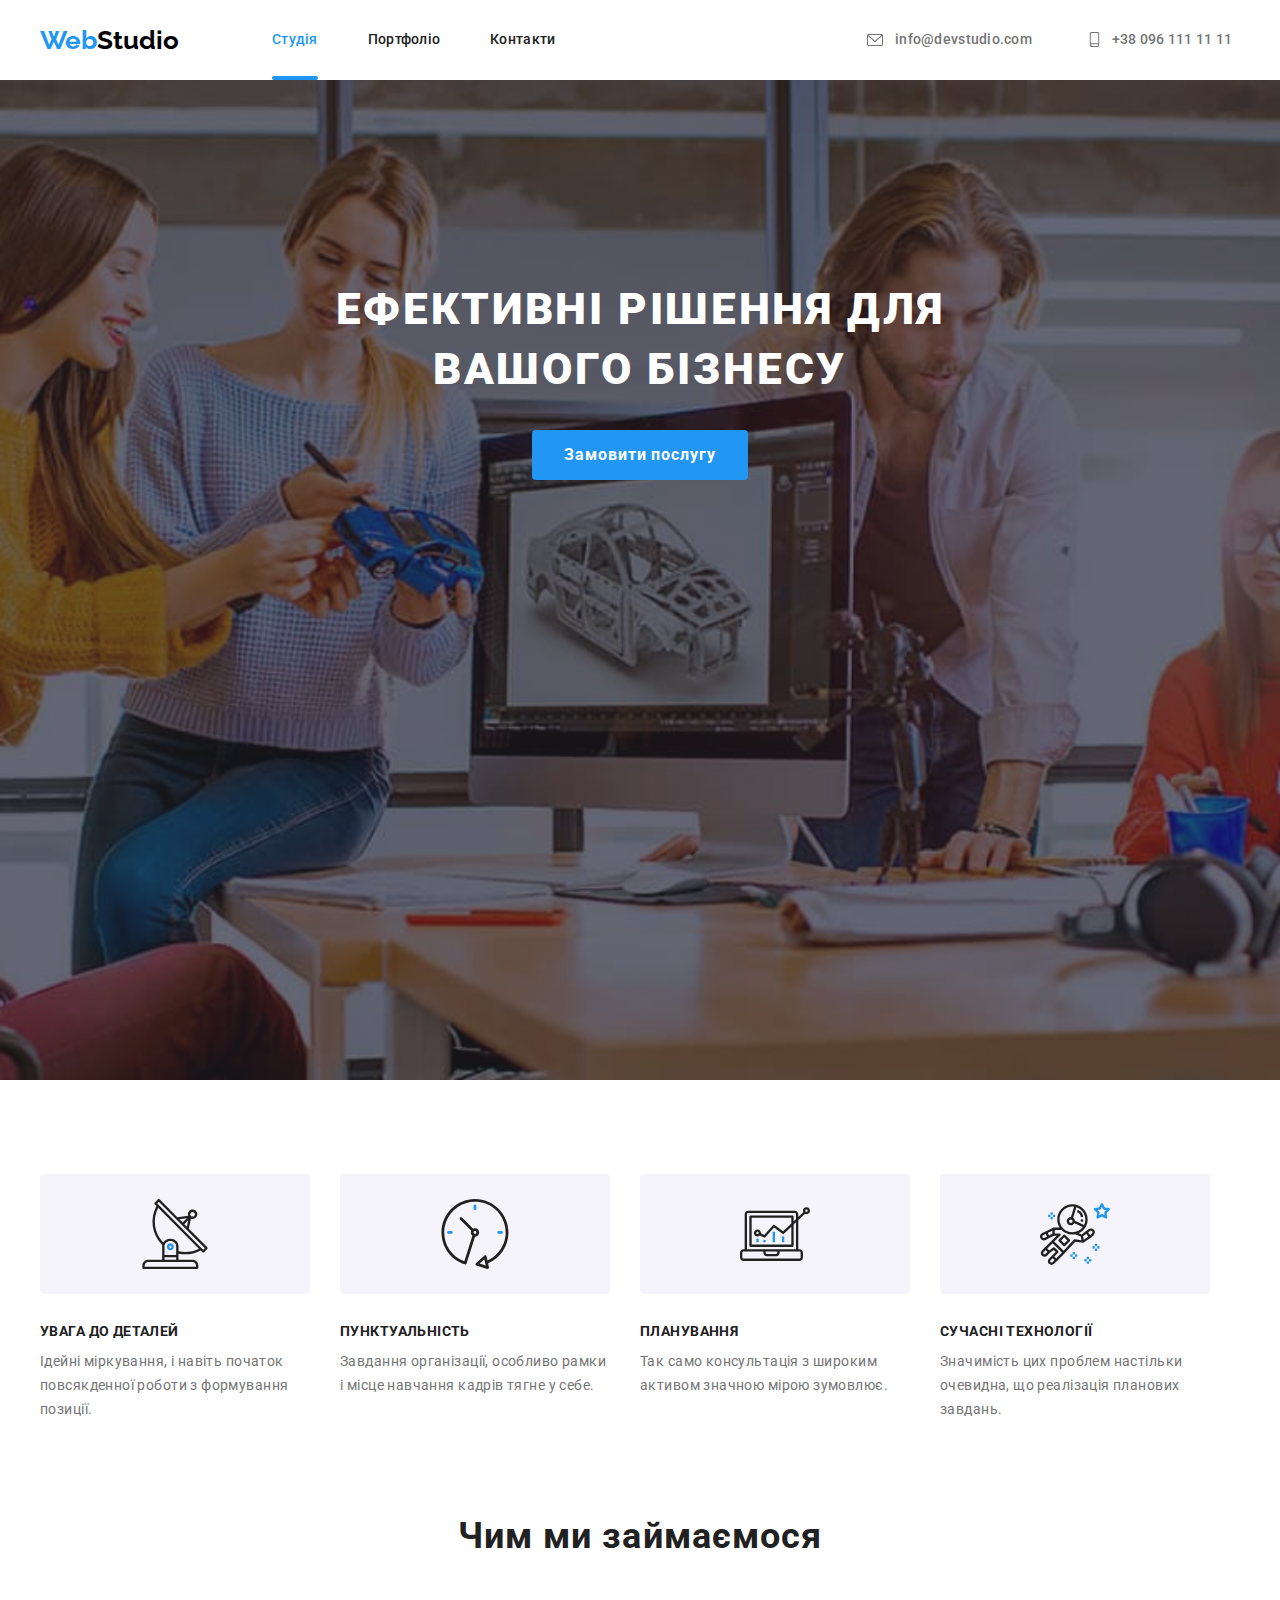
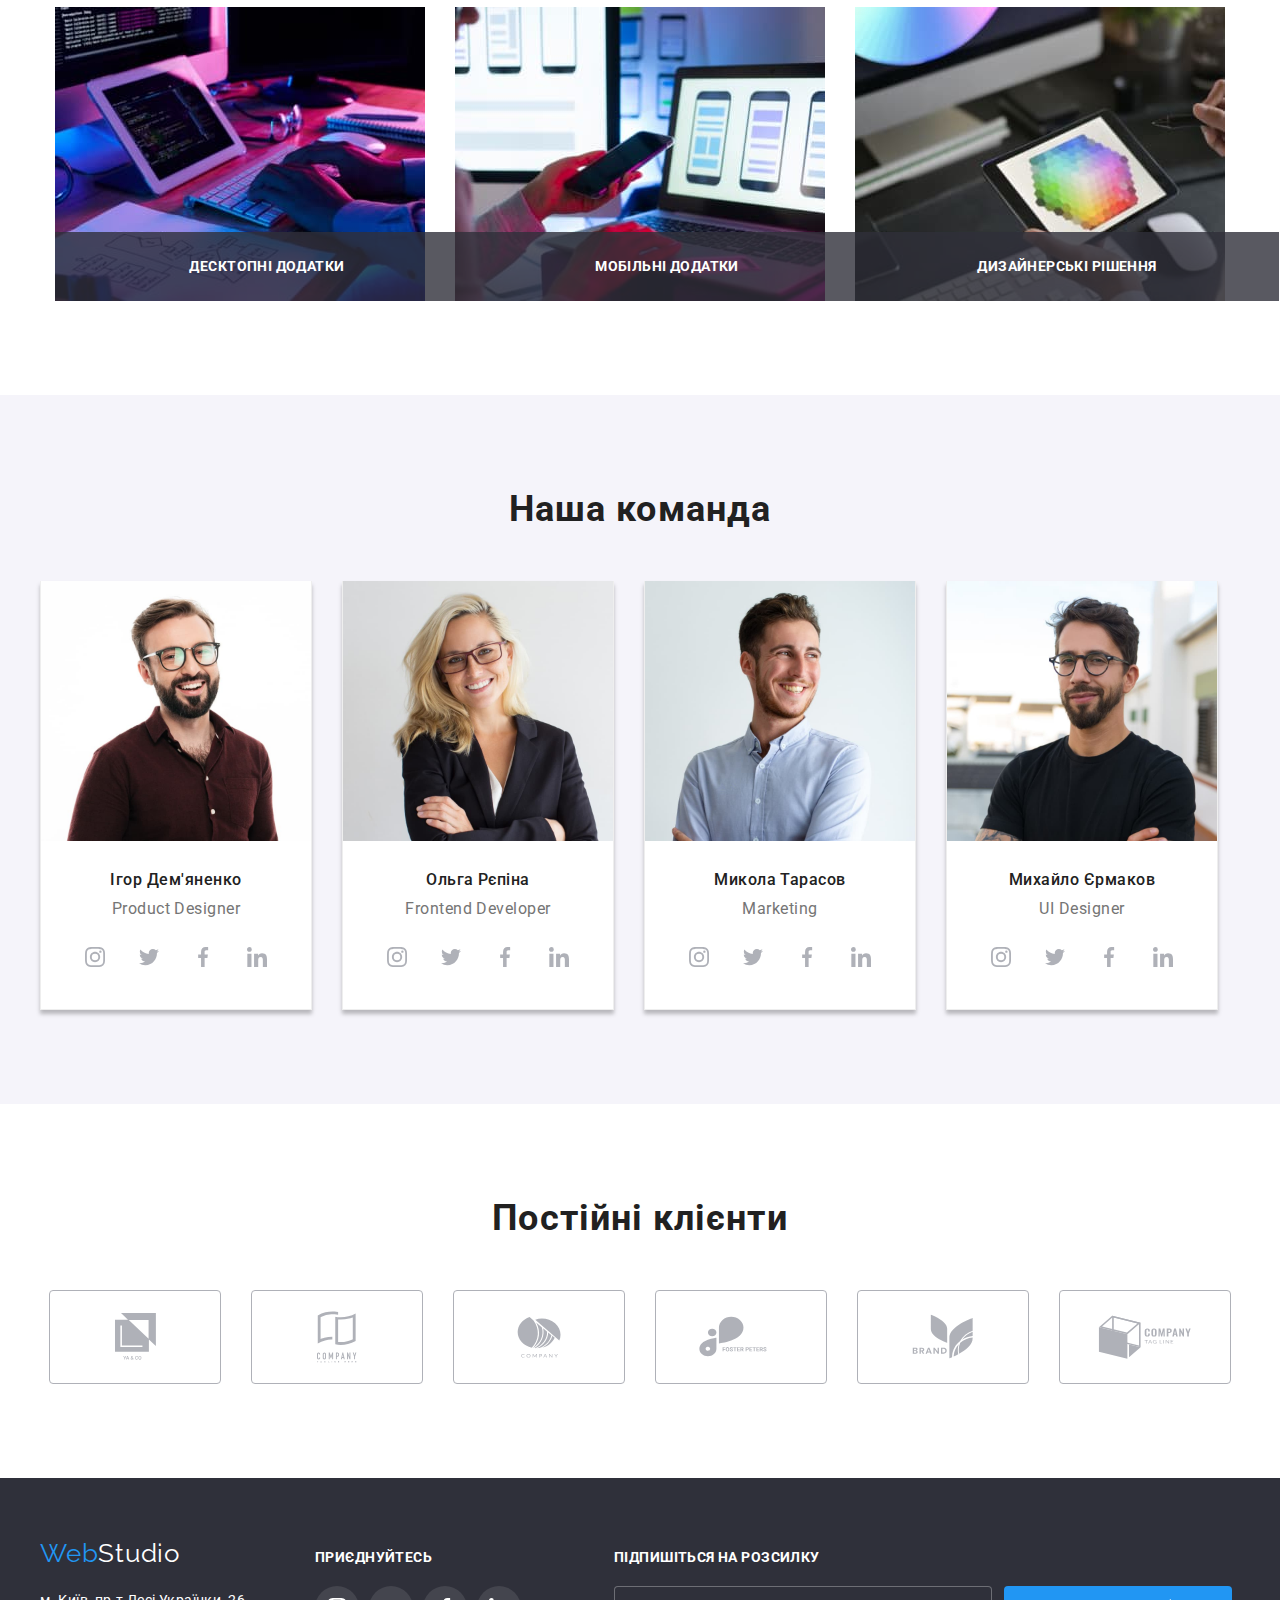
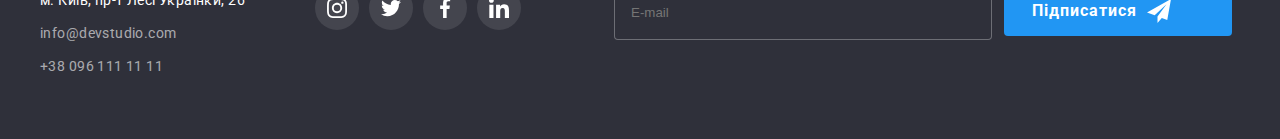
<file: index.html>
<!DOCTYPE html>
<html lang="uk">
  <head>
    <meta charset="UTF-8" />
    <meta http-equiv="X-UA-Compatible" content="IE=edge" />
    <meta name="viewport" content="width=device-width, initial-scale=1.0" />
    <title>Web Studio</title>
  <link rel="stylesheet" href="https://cdnjs.cloudflare.com/ajax/libs/modern-normalize/1.1.0/modern-normalize.min.css" integrity="sha512-wpPYUAdjBVSE4KJnH1VR1HeZfpl1ub8YT/NKx4PuQ5NmX2tKuGu6U/JRp5y+Y8XG2tV+wKQpNHVUX03MfMFn9Q==" crossorigin="anonymous" referrerpolicy="no-referrer" />
    <link rel="stylesheet" href="./css/styles.css" />
    <link rel="preconnect" href="https://fonts.googleapis.com" />
    <link rel="preconnect" href="https://fonts.gstatic.com" crossorigin />

    <link
      href="https://fonts.googleapis.com/css2?family=Raleway:wght@700&family=Roboto:wght@400;500;700;900&display=swap"
      rel="stylesheet"
    />
  </head>
  <body>
    <header class="navigation">
      <div class="container header-nav">
      <a href="" class="link logo"><span class="logo-1">Web</span>Studio</a>
      <nav>
        <ul class="list site-nav">
          <li class="item">
            <a href="" class="link nav current">Студія</a>
          </li>
          <li class="item">
            <a href="./portfolio.html" class="link nav">Портфоліо</a>
          </li>
          <li class="item">
            <a href="" class="link nav">Контакти</a>
          </li>
        </ul>
      </nav>
      <ul class="list studio-contacts">
        <li class="contacts">
          <a href="mailto:info@devstudio.com" class="link contacts-list ">
            <svg width="20px"  height="16px" class="nav-icons " >
            <use href="./images/icons.svg#icon-envelope-hover" class="envelope"></use>
          </svg>info@devstudio.com</a
          >
        </li>
        <li class="contacts">
          <a href="tel:+380961111111" class="link contacts-list "
            ><svg width="15px" height="21px" class="nav-icons ">
            <use href="./images/icons.svg#icon-smartphone" class="smartphone"></use>
          </svg>+38 096 111 11 11</a
          >
        </li>
      </ul>
      </div>
    </header>
    <main>
      <section class="slogan-section overlay">
        <div class="container slogan">
          <h1 class="slogan-1">Ефективні рішення для вашого бізнесу</h1>
          <button data-modal-open type="button" class="main-btn">Замовити послугу</button>
        </div>
      </section>
      <section class="advntg-section">
        <div class="container">
        <ul class="list studio-advantages">
          <li class="advntg-list advntg-icon advntg-icon1">
            <h3 class="adventages-list">Увага до деталей</h3>
            <p class="advantages">
              Ідейні міркування, і навіть початок повсякденної роботи з
              формування позиції.
            </p>
          </li>
          <li class="advntg-list advntg-icon advntg-icon2">
            <h3 class="adventages-list">Пунктуальність</h3>
            <p class="advantages">
              Завдання організації, особливо рамки і місце навчання кадрів тягне
              у себе.
            </p>
          </li>
          <li class="advntg-list advntg-icon advntg-icon3">
            <h3 class="adventages-list">Планування</h3>
            <p class="advantages">
              Так само консультація з широким активом значною мірою зумовлює.
            </p>
          </li>
          <li class="advntg-list advntg-icon advntg-icon4">
            <h3 class="adventages-list">Сучасні технології</h3>
            <p class="advantages">
              Значимість цих проблем настільки очевидна, що реалізація планових
              завдань.
            </p>
          </li>
          </div>
        </ul>
      </section>
      <section class="section">
        <div class="container">
        <h2 class="title">Чим ми займаємося</h2>
        <ul class="list images-collection">
          <li class="img-box">
            <img
              src="./images/box1.jpg"
              alt="Коробка1"
              width="370"
              height="294"
            />
            <h3 class="img-title">Десктопні додатки</h3>
          </li>
          <li class="img-box">
            <img
              src="./images/box 2.jpg"
              alt="Коробка2"
              width="370"
              height="294"
            />
            <h3 class="img-title">Мобільні додатки</h3>
          </li>
          <li class="img-box">
            <img
              src="./images/box3.jpg"
              alt="Коробка3"
              width="370"
              height="294"
            />
            <h3 class="img-title">Дизайнерські рішення</h3>
          </li>
        </ul>
        </div>
      </section>
      <section class="section stuff-section">
        <div class="container">
        <h2 class="title">Наша команда</h2>
        <ul class="list stuff-list">
          <li class="stuff-img">
            <img
              src="./images/img(4).jpg"
              alt="Дизайнер продукту"
              width="270"
              height="260"
            />
              <div class="stuff-container">
            <h3 class="stuff">Ігор Дем'яненко</h3>
            <p class="position">Product Designer</p>
              <ul class="list soc-list">
              <li class="soc-list-item"> <a href="#" class="soc-link">
                <svg width="20px" height="20px" class="svg-icon">
                  <use href="./images/icons.svg#icon-instagram-2"></use>
                </svg>
                </a>
              </li>
              <li class="soc-list-item"> <a href="#" class="soc-link">
                <svg width="20px" height="20px" class="svg-icon">
                  <use href="./images/icons.svg#icon-twitter-1"></use>
                </svg>
                </a>
              </li>
              <li class="soc-list-item"> <a href="#" class="soc-link">
                <svg width="20px" height="20px" class="svg-icon">
                  <use href="./images/icons.svg#icon-facebook-1" ></use>
                </svg>
                </a>
              </li>
              </li>
              <li class="soc-list-item"> <a href="#" class="soc-link">
                <svg width="20px" height="20px" class="svg-icon">
                  <use href="./images/icons.svg#icon-linkedin-1"></use>
                </svg>
                </a>
              </li>
            </ul>
            </div>
          </li>
          <li class="stuff-img">
            <img
              src="./images/img(1)(1).jpg"
              alt="Фронтенд розробник"
              width="270"
              height="260"
            />
            <div class="stuff-container">
            <h3 class="stuff">Ольга Рєпіна</h3>
            <p class="position">Frontend Developer</p>
            <ul class="list soc-list">
              <li class="soc-list-item"> <a href="#" class="soc-link">
                <svg width="20px" height="20px" class="svg-icon">
                  <use href="./images/icons.svg#icon-instagram-2"></use>
                </svg>
                </a>
              </li>
              <li class="soc-list-item"> <a href="#" class="soc-link">
                <svg width="20px" height="20px"  class="svg-icon">
                  <use href="./images/icons.svg#icon-twitter-1"></use>
                </svg>
                </a>
              </li>
              <li class="soc-list-item"> <a href="#" class="soc-link">
                <svg width="20px" height="20px" class="svg-icon">
                  <use href="./images/icons.svg#icon-facebook-1"></use>
                </svg>
                </a>
              </li>
              </li>
              <li class="soc-list-item"> <a href="#" class="soc-link">
                <svg width="20px" height="20px" class="svg-icon">
                  <use href="./images/icons.svg#icon-linkedin-1"></use>
                </svg>
                </a>
              </li>
            </ul>
            </div>
          </li>
          <li class="stuff-img">
            <img
              src="./images/img(2)(1).jpg"
              alt="Маркетинг"
              width="270"
              height="260"
            />
            <div class="stuff-container">
            <h3 class="stuff">Микола Тарасов</h3>
            <p class="position">Marketing</p>
            <ul class="list soc-list">
              <li class="soc-list-item"> <a href="#" class="soc-link">
                <svg width="20px" height="20px" class="svg-icon">
                  <use href="./images/icons.svg#icon-instagram-2"></use>
                </svg>
                </a>
              </li>
              <li class="soc-list-item"> <a href="#" class="soc-link">
                <svg width="20px" height="20px"  class="svg-icon">
                  <use href="./images/icons.svg#icon-twitter-1"></use>
                </svg>
                </a>
              </li>
              <li class="soc-list-item"> <a href="#" class="soc-link">
                <svg width="20px" height="20px" class="svg-icon">
                  <use href="./images/icons.svg#icon-facebook-1"></use>
                </svg>
                </a>
              </li>
              </li>
              <li class="soc-list-item"> <a href="#" class="soc-link">
                <svg width="20px" height="20px" class="svg-icon">
                  <use href="./images/icons.svg#icon-linkedin-1"></use>
                </svg>
                </a>
              </li>
            </ul>
            </div>
          </li>
          <li class="stuff-img">
            <img
              src="./images/img(3)(1).jpg"
              alt="ЮІ Дизайнер"
              width="270"
              height="260"
            />
            <div class="stuff-container">
            <h3 class="stuff">Михайло Єрмаков</h3>
            <p class="position">UI Designer</p>
            <ul class="list soc-list">
              <li class="soc-list-item"> <a href="#" class="soc-link">
                <svg width="20px" height="20px" class="svg-icon">
                  <use href="./images/icons.svg#icon-instagram-2"></use>
                </svg>
                </a>
              </li>
              <li class="soc-list-item"> <a href="#" class="soc-link">
                <svg width="20px" height="20px"  class="svg-icon ">
                  <use href="./images/icons.svg#icon-twitter-1"></use>
                </svg>
                </a>
              </li>
              <li class="soc-list-item"> <a href="#" class="soc-link">
                <svg width="20px" height="20px" class="svg-icon ">
                  <use href="./images/icons.svg#icon-facebook-1"></use>
                </svg>
                </a>
              </li>
              </li>
              <li class="soc-list-item"> <a href="#" class="soc-link">
                <svg width="20px" height="20px" class="svg-icon">
                  <use href="./images/icons.svg#icon-linkedin-1"></use>
                </svg>
                </a>
              </li>
            </ul>
            </div>
          </li>
        </ul>
        </div>
      </section>
      <section class="section">
        <div class="container">
        <h2 class="title">Постійні клієнти</h2>
        <ul class="list group-list">
        <li class="group"> 
          <a href="#" class="group-link">
          <svg  width="41px" height="47px" class="clients-icon">
            <use href="./images/icons.svg#icon-group" ></use>
          </svg>
          </a>
          </li>
         <li class="group">
          <a href="#" class="group-link">
          <svg  width="40px" height="52px" class="clients-icon">
            <use href="./images/icons.svg#icon-group-1" ></use>
          </svg>
          </a>
          </li>
          <li class="group">
            <a href="#" class="group-link">
          <svg width="44px" height="42px" class="clients-icon">
            <use href="./images/icons.svg#icon-group-2" ></use>
          </svg>
          </a>
          </li>
          <li class="group">
            <a href="#" class="group-link">
          <svg width="84px" height="41px" class="clients-icon">
            <use href="./images/icons.svg#icon-group-7"></use>
          </svg>
          </a>
          </li>
          <li class="group">
            <a href="#" class="group-link">
          <svg width="62px" height="45px"class="clients-icon">
            <use href="./images/icons.svg#icon-group-4"></use>
          </svg>
        </a>
          </li>
          <li class="group">
            <a href="#" class="group-link">
          <svg width="94px" height="44px" class="clients-icon">
            <use href="./images/icons.svg#icon-group-6"></use>
          </svg>
          </a>
    
          </li>
        </ul>
      </div>
      </section>
    </main>
    <footer class="footer">
       <div class="container adress-container">
        <div class="footer-container">
      <a href="" class="link logo-2"><span class="logo-1">Web</span>Studio</a>
      <address class="studio-address">
        <ul class="list all-addresses">
          <li class="list-address">
            <a
              href="https://goo.gl/maps/GRgKBhRYMdMoamfV8"
              class="link address address-1"
              target="_blank"
              rel="noopener noreferrer nofollow"
              >м. Київ, пр-т Лесі Українки, 26</a
            >
          </li>
          <li class="list-address">
            <a href="mailto:info@devstudio.com" class="link address"
              >info@devstudio.com</a
            >
          </li>
          <li class="list-address">
            <a href="tel:+380961111111" class="link address"
              >+38 096 111 11 11</a
            >
          </li>
        </ul>
        </address>
        </div>
        <div class="footer-container-1">
        <h3 class="soc-title">Приєднуйтесь</h3>
        <ul class="list soc-footer-list">
          <li class="soc-list-item "> <a href="#" class="soc-link footer-item">
                <svg width="20px" height="20px" class="svg-icon svg-icon-1">
                  <use href="./images/icons.svg#icon-instagram-2"></use>
                </svg>
                </a>
              </li>
              <li class="soc-list-item"> <a href="#" class="soc-link footer-item">
                <svg width="20px" height="20px" class="svg-icon svg-icon-1">
                  <use href="./images/icons.svg#icon-twitter-1"></use>
                </svg>
                </a>
              </li>
              <li class="soc-list-item"> <a href="#" class="soc-link footer-item">
                <svg width="20px" height="20px" class="svg-icon svg-icon-1">
                  <use href="./images/icons.svg#icon-facebook-1"></use>
                </svg>
                </a>
              </li>
              </li>
              <li class="soc-list-item"> <a href="#" class="soc-link footer-item">
                <svg width="20px" height="20px" class="svg-icon svg-icon-1">
                  <use href="./images/icons.svg#icon-linkedin-1"></use>
                </svg>
                </a>
              </li>
              </div>
                <div class="footer-container-2">
         <h3 class="soc-title">Підпишіться на розсилку</h3>
         <div class="telegram">
         
          <div class="form-links">
          <label for="mail"></label>
           <input type="email" name="mail" id="mail" class="email" placeholder="E-mail"/>
          </div>
          <a href="" class="link">
           <div class="telegram-link">
           Підписатися
           <svg width="24px" height="24px" class="icon-telegram">
            <use href="./images/icons.svg#icon-icon-send"></use>
           </svg>
           </div>
          </a>
        
         </div>
      </div>
        </ul>
      </div>
    </footer>
    <div class="backdrop is-hidden" data-modal>
          <div class="modal">
            <div class="close">
            <button data-modal-close type="button" class="modal-btn">
              <svg width="18px" height="18px" class="modal-close">
                 <use href="./images/icons.svg#icon-close-black-18dp-2-1"></use>
              </svg>
            </button>
            </div>
            <div class="form">
            <h2 class="modal-title">Залиште свої дані, ми вам передзвонимо</h2>
            <form class="modal-form modal-form-1" autocomplete="on">
              <div class="form-field">
               <label for="name">Ім'я</label>
               <input type="text" name="name" id="name" autofocus/> 
               <svg width="18px" height="18px" class="modal-icon">
                <use href="./images/icons.svg#icon-person-black-18dp-1"></use>
               </svg>
            </div>
            <div class="form-field">
            <label for="tel">Телефон</label>
               <input type="tel" name="tel" id="tel" autofocus/> 
               <svg width="18px" height="18px" class="modal-icon">
                <use href="./images/icons.svg#icon-phone-black-18dp-1"></use>
               </svg>
            </div>
            <div class="form-field">
             <label for="mail">Пошта</label>
           <input type="email" name="mail" id="mail"autofocus/>
           <svg width="18px" height="18px" class="modal-icon">
            <use href="./images/icons.svg#icon-email-black-18dp-1"></use>
           </svg>
           </div>
           <div class="form-field-comment">
           <label for="comment">Коментар</label>
            <textarea name="comment" id="comment"  class="comment-placeholder"
             placeholder="Введіть текст"></textarea>
           </div>
           <div class="modal-input-group">
           <input type="checkbox" name="politic" id="politic" class="modal-politic-check visually-hidden" />
            <label for="politic" class="modal-politic-label">
           Погоджуюсь з розсилкою та приймаю   <a href="#" class="link chackbox-link"> Умови договору</a></label>
           </div>
           <button type="submit" class="form-btn">Відправити</button>
            </form>
            </div>
          </div>
        </div>
        <script src="./js/modal.js"></script>
  </body>
</html>
</file>
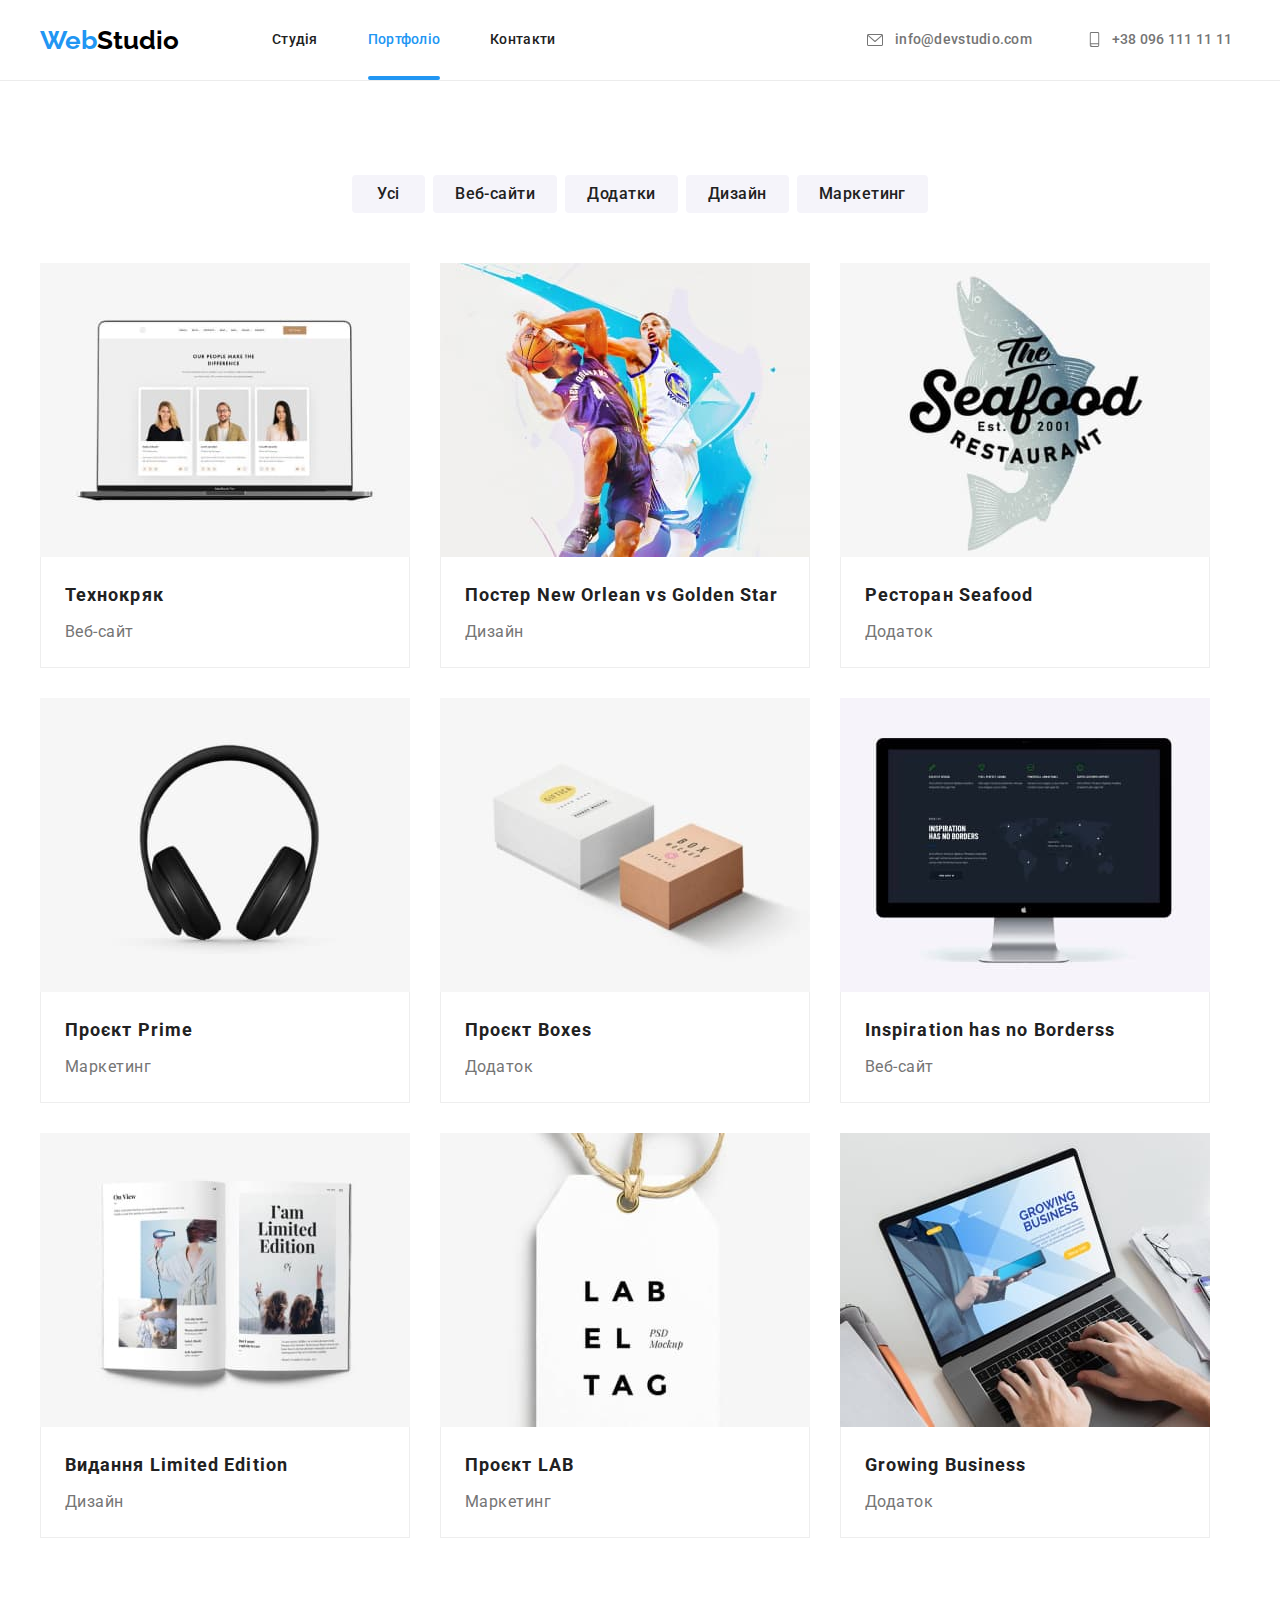
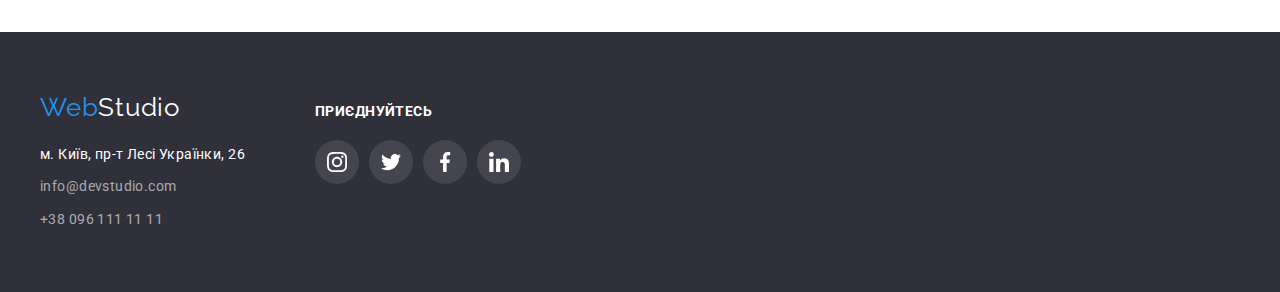
<file: portfolio.html>
<!DOCTYPE html>
<html lang="uk">
  <head>
    <meta charset="UTF-8" />
    <meta http-equiv="X-UA-Compatible" content="IE=edge" />
    <meta name="viewport" content="width=device-width, initial-scale=1.0" />
    <title>Portfolio</title>
    <link rel="stylesheet" href="https://cdnjs.cloudflare.com/ajax/libs/modern-normalize/1.1.0/modern-normalize.min.css" integrity="sha512-wpPYUAdjBVSE4KJnH1VR1HeZfpl1ub8YT/NKx4PuQ5NmX2tKuGu6U/JRp5y+Y8XG2tV+wKQpNHVUX03MfMFn9Q==" crossorigin="anonymous" referrerpolicy="no-referrer" />
    <link rel="stylesheet" href="./css/styles.css" />
    <link rel="preconnect" href="https://fonts.googleapis.com" />
    <link rel="preconnect" href="https://fonts.gstatic.com" crossorigin />
    <link
      href="https://fonts.googleapis.com/css2?family=Raleway:wght@700&family=Roboto:wght@400;500;700;900&display=swap"
      rel="stylesheet"
    />
  </head>
  <body>
    <header  class="navigation nav-portfolio">
      <div class="container header-nav">
      <a href="" class="link logo"><span class="logo-1">Web</span>Studio</a>
      <nav>
        <ul class="list site-nav">
          <li class="item">
            <a href="./index.html" class="link nav">Студія</a>
          </li>
          <li class="item">
            <a href="" class="link nav current">Портфоліо</a>
          </li>
          <li class="item">
            <a href="" class="link nav">Контакти</a>
          </li>
        </ul>
      </nav>
      <ul class="list studio-contacts">
        <li class="contacts">
          <a href="mailto:info@devstudio.com" class="link contacts-list "><svg width="20px" height="16px" class="nav-icons " >
            <use href="./images/icons.svg#icon-envelope-hover" class="envelope"></use>
          </svg>info@devstudio.com</a
          >
        </li>
        <li class="contacts">
          <a href="tel:+380961111111" class="link contacts-list "
            ><svg width="15px" height="21px" class="nav-icons ">
            <use href="./images/icons.svg#icon-smartphone" class="smartphone"></use>
          </svg>+38 096 111 11 11</a
          >
        </li>
      </ul>
      </div>
    </header>
    <main>
      <section class="section">
        <div class="container">
        <ul class="list portfolio-button-list">
        <li class="portfolio-button"><button type="button" class="portfolio-btn">Усі</button></li>
        <li class="portfolio-button"><button type="button" class="portfolio-btn">Веб-сайти</button></li>
        <li class="portfolio-button"><button type="button" class="portfolio-btn">Додатки</button></li>
        <li class="portfolio-button"><button type="button" class="portfolio-btn">Дизайн</button></li>
        <li class="portfolio-button"><button type="button" class="portfolio-btn">Маркетинг</button></li>
        </ul>
        <ul class="list portfolio-images">
          <li class="images">
            <div class="portfolio-item">
            <img
              src="./images/img (4) (1).jpg"
              alt="Технокряк"
              width="370"
              height="294"
            />
            <p class="portfolio-img">Ресурс пропонує косплексні пропозиції з різним рівнем функціоналу та сервісів. Все це дозволить відвідувачу отримати вичерпні відомості про компанію чи приватні особу.</p>
            </div>
            <div class="box">
            <h3 class="works">Технокряк</h3>
            <p class="projects"> Веб-сайт</p>
            </div>
          </li>
          <li class="images ">
            <div class="portfolio-item">
            <img
              src="./images/img (5) (1).jpg"
              alt="Постер New Orlean vs Golden Star"
              width="370"
              height="294"
            />
            <p class="portfolio-img">Ресурс пропонує косплексні пропозиції з різним рівнем функціоналу та сервісів. Все це дозволить відвідувачу отримати вичерпні відомості про компанію чи приватні особу.</p>
            </div>
            <div class="box">
            <h3 class="works">Постер New Orlean vs Golden Star</h3>
            <p class="projects"> Дизайн</p>
          </div>
          </li>
          <li class="images">
            <div class="portfolio-item">
              <img
              src="./images/img (6) (1).jpg"
              alt="Ресторан Seafood"
              width="370"
              height="294"
            />
          <p class="portfolio-img">Ресурс пропонує косплексні пропозиції з різним рівнем функціоналу та сервісів. Все це дозволить відвідувачу отримати вичерпні відомості про компанію чи приватні особу.</p>
            </div>
          <div class="box">
            <h3 class="works">Ресторан Seafood</h3>
            <p class="projects"> Додаток</p>
            </div>
          </li>
          <li class="images img-margin">
            <div class="portfolio-item">
            <img
              src="./images/img (7) (1).jpg"
              alt="Проєкт Prime"
              width="370"
              height="294"
            />
            <p class="portfolio-img">Ресурс пропонує косплексні пропозиції з різним рівнем функціоналу та сервісів. Все це дозволить відвідувачу отримати вичерпні відомості про компанію чи приватні особу.</p>
            </div>
            <div class="box">
            <h3 class="works">Проєкт Prime</h3>
            <p class="projects"> Маркетинг</p>
            </div>
          </li>
          <li class="images img-margin">
            <div class="portfolio-item">
            <img
              src="./images/img (8) (1).jpg"
              alt="Проєкт Boxes"
              width="370"
              height="294"
            />
            <p class="portfolio-img">Ресурс пропонує косплексні пропозиції з різним рівнем функціоналу та сервісів. Все це дозволить відвідувачу отримати вичерпні відомості про компанію чи приватні особу.</p>
            </div>
            <div class="box">
            <h3 class="works">Проєкт Boxes</h3>
            <p class="projects"> Додаток</p>
            </div>
          </li>
           <li class="images img-margin">
            <div class="portfolio-item">
            <img
              src="./images/img (9) (1).jpg"
              alt="Inspiration has no Borders"
              width="370"
              height="294"
            />
            <p class="portfolio-img">Ресурс пропонує косплексні пропозиції з різним рівнем функціоналу та сервісів. Все це дозволить відвідувачу отримати вичерпні відомості про компанію чи приватні особу.</p>
            </div>
            <div class="box">
            <h3 class="works">Inspiration has no Borderss</h3>
            <p class="projects"> Веб-сайт</p>
            </div>
          </li>
          <li class="images img-margin">
            <div class="portfolio-item">
            <img
              src="./images/img (10) (1).jpg"
              alt="Видання Limited Edition"
              width="370"
              height="294"
            />
            <p class="portfolio-img">Ресурс пропонує косплексні пропозиції з різним рівнем функціоналу та сервісів. Все це дозволить відвідувачу отримати вичерпні відомості про компанію чи приватні особу.</p>
            </div>
            <div class="box">
            <h3 class="works">Видання Limited Edition</h3>
            <p class="projects"> Дизайн</p>
            </div>
          </li>
          <li class="images img-margin">
             <div class="portfolio-item">
            <img
              src="./images/img (11) (1).jpg"
              alt="Проєкт LAB"
              width="370"
              height="294"
            />
            <p class="portfolio-img">Ресурс пропонує косплексні пропозиції з різним рівнем функціоналу та сервісів. Все це дозволить відвідувачу отримати вичерпні відомості про компанію чи приватні особу.</p>
             </div>
            <div class="box">
            <h3 class="works">Проєкт LAB</h3>
            <p class="projects"> Маркетинг</p>
            </div>
          </li>
           <li class="images img-margin">
             <div class="portfolio-item">
            <img
              src="./images/img (12) (1).jpg"
              alt="Growing Business"
              width="370"
              height="294"
            />
            <p class="portfolio-img">Ресурс пропонує косплексні пропозиції з різним рівнем функціоналу та сервісів. Все це дозволить відвідувачу отримати вичерпні відомості про компанію чи приватні особу.</p>
             </div>
            <div class="box">
            <h3 class="works">Growing Business</h3>
            <p class="projects"> Додаток</p>
            </div>
          </li>
          </div>
      </section>
    </main>
    <footer class="footer">
      <div class="container adress-container">
        <div class="footer-container">
      <a href="" class="link logo-2"><span class="logo-1">Web</span>Studio</a>
      <address class="studio-address">
        <ul class="list all-addresses">
          <li class="list-address">
            <a
              href="https://goo.gl/maps/GRgKBhRYMdMoamfV8"
              class="link address address-1"
              target="_blank"
              rel="noopener noreferrer nofollow"
              >м. Київ, пр-т Лесі Українки, 26</a
            >
          </li>
          <li class="list-address">
            <a href="mailto:info@devstudio.com" class="link address"
              >info@devstudio.com</a
            >
          </li>
          <li class="list-address">
            <a href="tel:+380961111111" class="link address"
              >+38 096 111 11 11</a
            >
          </li>
        </ul>
        </address>
        </div>
        <div class="footer-container-1">
        <h3 class="soc-title">Приєднуйтесь</h3>
        <ul class="list soc-footer-list">
          <li class="soc-list-item "> <a href="#" class="soc-link footer-item">
                <svg width="20px" hieght="20px" class="svg-icon svg-icon-1">
                  <use href="./images/icons.svg#icon-instagram-2"></use>
                </svg>
                </a>
              </li>
              <li class="soc-list-item"> <a href="#" class="soc-link footer-item">
                <svg width="20px" hieght="20px" class="svg-icon svg-icon-1">
                  <use href="./images/icons.svg#icon-twitter-1"></use>
                </svg>
                </a>
              </li>
              <li class="soc-list-item"> <a href="#" class="soc-link footer-item">
                <svg width="20px" hieght="20px" class="svg-icon svg-icon-1">
                  <use href="./images/icons.svg#icon-facebook-1"></use>
                </svg>
                </a>
              </li>
              </li>
              <li class="soc-list-item"> <a href="#" class="soc-link footer-item">
                <svg width="20px" hieght="20px" class="svg-icon svg-icon-1">
                  <use href="./images/icons.svg#icon-linkedin-1"></use>
                </svg>
                </a>
              </li>
              </div>
        </ul>
      </div>
    </footer>
  </body>
</html>
</file>
<file: css/styles.css>
body {
  font-family: "Roboto", sans-serif;
}
.section {
  padding-top: 94px;
  padding-bottom: 94px;
}
body,
h1,
h2,
h3,
ul,
li,
p {
  margin: 0;
  padding: 0;
}
.container {
  margin-left: auto;
  margin-right: auto;
  width: 1200px;
  padding-left: 15px;
  padding-right: 15px;
}
.header-nav {
  display: flex;
  align-items: center;
}
.logo {
  color: #000000;
  font-family: "Raleway", "Arial", Raleway;
  font-weight: 700;
  font-size: 26px;
  line-height: 1.19;
}
.logo-1 {
  color: #2196f3;
}
.link {
  text-decoration: none;
}
.list {
  list-style: none;
  margin: 0;
  padding: 0;
}
.site-nav {
  display: flex;
  flex-wrap: nowrap;
  margin-left: 93px;
  font-weight: 500;
  font-size: 14px;
  line-height: 1.14;
  letter-spacing: 0.02em;
}
.contacts {
  display: flex;
  justify-content: center;
  align-items: center;
  width: 161px;
  height: 16px;
}
.cont-icon {
  margin-right: 10px;
  fill: #757575;
}

.nav {
  color: #212121;
  display: block;
  padding-top: 32px;
  padding-bottom: 32px;
  transition: 250ms cubic-bezier(0.4, 0, 0.2, 1);
}
.nav-portfolio {
  border-bottom-width: 1px;
  border-bottom-style: solid;
  border-bottom-color: #ececec;
}
.site-nav .item:not(:last-child) {
  margin-right: 50px;
}
.site-nav .nav:hover,
.site-nav .nav:focus {
  color: #2196f3;
  transition: 250ms cubic-bezier(0.4, 0, 0.2, 1);
}
.site-nav .current {
  color: #2196f3;
}
.item {
  position: relative;
}
.current::after {
  position: absolute;
  content: " ";
  left: 0;
  bottom: 0;
  display: block;
  width: 100%;
  height: 4px;
  background-color: #2196f3;
  border-radius: 2px;
}

.studio-contacts {
  display: flex;
  margin-left: auto;
  font-weight: 500;
  font-size: 14px;
  line-height: 1.14;
  letter-spacing: 0.02em;
}
.contacts-list {
  display: inline-flex;
  align-items: center;
  color: #757575;
  padding-top: 32px;
  padding-bottom: 32px;
  transition: 250ms cubic-bezier(0.4, 0, 0.2, 1);
}
.nav-icons {
  fill: #757575;
  margin-right: 10px;
  transition: 250ms cubic-bezier(0.4, 0, 0.2, 1);
}

.studio-contacts .contacts:not(:last-child) {
  margin-right: 50px;
}
.contacts .contacts-list:hover,
.contacts .contacts-list:focus {
  color: #2196f3;
  transition: 250ms cubic-bezier(0.4, 0, 0.2, 1);
}
.contacts-list:hover .nav-icons,
.contacts-list:focus .nav-icons {
  fill: #2196f3;
  transition: 250ms cubic-bezier(0.4, 0, 0.2, 1);
}
.slogan-section {
  background-color: #2f303a;
  padding-top: 200px;
  padding-bottom: 200px;
}
.overlay {
  max-width: 1600px;
  height: 600px;
  margin-left: auto;
  margin-right: auto;
  background-image: linear-gradient(
      rgba(47, 48, 58, 0.4),
      rgba(47, 48, 58, 0.4)
    ),
    url("../images/Img\ \(13\)\ \(1\).jpg");
  background-size: cover;
  background-repeat: no-repeat;
  background-position: center;
}
.slogan-1 {
  margin-left: auto;
  margin-right: auto;
  width: 696px;
  margin-bottom: 30px;
  margin-top: 0;

  font-weight: 900;
  font-size: 44px;
  line-height: 1.36;
  text-align: center;
  letter-spacing: 0.06em;
  text-transform: uppercase;

  color: #ffffff;
}
.main-btn {
  display: inline-block;
  border-radius: 4px;
  padding: 10px 32px;
  min-width: 216;
  text-align: center;
  border: #2196f3;
  margin-left: auto;
  margin-right: auto;

  font-family: inherit;
  font-weight: 700;
  font-size: 16px;
  line-height: 1.87;
  display: flex;
  align-items: center;
  letter-spacing: 0.06em;
  color: #ffffff;
  background-color: #2196f3;
}
.portfolio-button-list {
  display: flex;
  align-items: center;
  justify-content: center;
}
.portfolio-button {
  display: inline-block;
}
.portfolio-button-list .portfolio-button:not(:last-child) {
  margin-right: 8px;
}
.portfolio-btn:hover,
.portfolio-btn:focus {
  color: #ffffff;
  background-color: #2196f3;
  box-shadow: 0px 3px 1px rgba(0, 0, 0, 0.1), 0px 1px 2px rgba(0, 0, 0, 0.08),
    0px 2px 2px rgba(0, 0, 0, 0.12);
  transition: 250ms cubic-bezier(0.4, 0, 0.2, 1);
}
.portfolio-btn {
  display: inline-block;
  border-radius: 4px;
  padding: 6px 22px;
  min-width: 73px;
  text-align: center;
  border: #f5f4fa;
  margin-left: auto;
  margin-right: auto;

  font-family: inherit;
  font-weight: 500;
  font-size: 16px;
  line-height: 1.62;
  text-align: center;
  letter-spacing: 0.03em;
  color: #212121;
  background-color: #f5f4fa;
  transition: 250ms cubic-bezier(0.4, 0, 0.2, 1);
}

.portfolio-images {
  display: flex;
  flex-wrap: wrap;
}
.images {
  width: 370px;
  margin-right: 30px;
  margin-top: 30px;
}
.images:nth-child(3n) {
  margin-right: 0px;
}
.advntg-icon::before {
  display: block;
  content: " ";
  height: 120px;
  border-radius: 4px;
  margin-bottom: 30px;
  outline: 1px, solid, #f5f4fa;
  background-repeat: no-repeat;
  background-position: center;
  background-color: #f5f4fa;
}
.advntg-icon1::before {
  background-image: url("../images/antenna\ 1.svg");
  background-size: 70px;
  background-repeat: no-repeat;
  background-position: center;
  background-color: #f5f4fa;
}
.advntg-icon2::before {
  background-image: url("../images/clock\ 1.svg");
  background-size: 70px;
  background-repeat: no-repeat;
  background-position: center;
  background-color: #f5f4fa;
}
.advntg-icon3::before {
  background-image: url("../images/diagram\ 1.svg");
  background-size: 70px;
  background-repeat: no-repeat;
  background-position: center;
  background-color: #f5f4fa;
}
.advntg-icon4::before {
  background-image: url("../images/astronaut\ 1.svg");
  background-size: 70px;
  background-repeat: no-repeat;
  background-position: center;
  background-color: #f5f4fa;
}
.clients-icon {
  fill: #afb1b8;
}
.advntg-section {
  padding-top: 94px;
}
.studio-advantages {
  display: flex;
  flex-wrap: nowrap;
}
.advntg-list {
  width: 270px;
}
.studio-advantages .advntg-list:not(:last-child) {
  margin-right: 30px;
}
.adventages-list {
  font-weight: 700;
  font-size: 14px;
  line-height: 1.14;
  letter-spacing: 0.03em;
  text-transform: uppercase;
  color: #212121;
}
.advantages {
  margin-top: 10px;
  margin-bottom: 0;
  font-size: 14px;
  line-height: 1.71;
  letter-spacing: 0.03em;
  color: #757575;
}

.title {
  display: flex;
  justify-content: center;
  font-size: 36px;
  line-height: 1.16;
  text-align: center;
  letter-spacing: 0.03em;

  color: #212121;
}

.images-collection {
  display: flex;
  margin-top: 50px;
  align-items: center;
  justify-content: center;
}
.images-collection .img-box:not(:last-child) {
  margin-right: 30px;
}
.img-box {
  position: relative;
}
.img-title {
  position: absolute;
  bottom: 0;
  font-style: normal;
  font-weight: 700;
  font-size: 14px;
  line-height: 1.14;
  letter-spacing: 0.03em;
  text-transform: uppercase;
  color: #ffffff;
  background-color: rgba(47, 48, 58, 0.8);
  width: 100%;
  padding: 27px;
  text-align: center;
  opacity: 1;
  transition: 250ms cubic-bezier(0.4, 0, 0.2, 1);
}
.stuff-container {
  padding-top: 30px;
  padding-bottom: 30px;
  box-sizing: border-box;
  max-width: 370px;
  height: 168px;
  background-color: #ffffff;
  border-top-width: 0;
}
.stuff-section {
  background-color: #f5f4fa;
}
.stuff-list {
  display: flex;
  margin-top: 50px;
}
.stuff-list .stuff-img:not(:last-child) {
  margin-right: 30px;
}
.stuff {
  text-align: center;
  font-weight: 500;
  font-size: 16px;
  line-height: 1.18;
  letter-spacing: 0.03em;
  color: #212121;
}
.stuff-img {
  border-right-width: 1px;
  border-right-style: solid;
  border-right-color: #eeeeee;

  border-bottom-width: 1px;
  border-bottom-style: solid;
  border-bottom-color: #eeeeee;

  border-left-width: 1px;
  border-left-style: solid;
  border-left-color: #eeeeee;
  box-shadow: 0px 4px 4px rgba(0, 0, 0, 0.25);
}
img {
  display: block;
  max-width: 100%;
  height: auto;
}
.portfolio-images {
  margin-top: 50px;
}
.portfolio-images .images {
  flex-basis: calc((100% -60px) / 3);
}
.images {
  max-width: 370px;
  margin-top: 0;
  box-shadow: drop-shadow(0px 4px 4px rgba(0, 0, 0, 0.25));
  transition: 250ms cubic-bezier(0.4, 0, 0.2, 1);
}
.images:hover,
.images:focus {
  box-shadow: 0px 1px 1px rgba(0, 0, 0, 0.12), 0px 4px 4px rgba(0, 0, 0, 0.06),
    1px 4px 6px rgba(0, 0, 0, 0.16);
  transition: 250ms cubic-bezier(0.4, 0, 0.2, 1);
}
.img-margin {
  margin-top: 30px;
}
.portfolio-item {
  position: relative;
  overflow: hidden;
}

.portfolio-img {
  position: absolute;
  top: 0;
  font-style: normal;
  font-size: 18px;
  line-height: 1.71;
  letter-spacing: 0.03em;
  color: #ffffff;
  background-color: rgba(33, 150, 243, 0.9);
  padding: 63px 24px;
  height: 100%;
  opacity: 0;
  transform: translateY(100%);
  transition: transform 250ms cubic-bezier(0.4, 0, 0.2, 1);
}
.images:hover .portfolio-img,
.images:focus .portfolio-img {
  transform: translateY(0);
  opacity: 1;
}

.box {
  padding: 20px 24px;
  box-sizing: border-box;
  max-width: 370px;
  border-top-width: 0;
  border-top-style: solid;
  border-top-color: #eeeeee;

  border-right-width: 1px;
  border-right-style: solid;
  border-right-color: #eeeeee;

  border-bottom-width: 1px;
  border-bottom-style: solid;
  border-bottom-color: #eeeeee;

  border-left-width: 1px;
  border-left-style: solid;
  border-left-color: #eeeeee;
}
.works {
  font-size: 18px;
  line-height: 2;
  letter-spacing: 0.06em;
  color: #212121;
}
.position {
  text-align: center;
  margin-top: 10px;
  font-size: 16px;
  line-height: 1.18;
  letter-spacing: 0.03em;
  color: #757575;
}
.projects {
  margin-top: 4px;
  font-size: 16px;
  line-height: 1.87;
  letter-spacing: 0.03em;
  color: #757575;
}
.soc-list {
  display: flex;
  justify-content: center;
  align-items: center;
  margin-top: 16px;
}
.soc-list-item {
  width: 44px;
  height: 44px;
}
.soc-link {
  display: flex;
  justify-content: center;
  align-items: center;
  width: 100%;
  height: 100%;
  background-color: #ffffff;
  border-radius: 50%;
  transition: 250ms cubic-bezier(0.4, 0, 0.2, 1);
}
.svg-icon {
  height: 20px;
}
.soc-list-item:not(:last-child) {
  margin-right: 10px;
}
.svg-icon {
  fill: #afb1b8;
  transition: 250ms cubic-bezier(0.4, 0, 0.2, 1);
}
.soc-link:hover,
.soc-link:focus {
  background-color: #2196f3;
  transition: 250ms cubic-bezier(0.4, 0, 0.2, 1);
}
.soc-link:hover .svg-icon,
.soc-link:focus .svg-icon {
  fill: #ffffff;
  transition: 250ms cubic-bezier(0.4, 0, 0.2, 1);
}

.group-list {
  display: flex;
  justify-content: center;
  align-items: center;
  margin-top: 50px;
}
.group-link {
  display: flex;
  justify-content: center;
  align-items: center;
  border-radius: 4px;
  width: 170px;
  height: 92px;
  color: #afb1b8;
  border: 1px solid #afb1b8;
  transition: 250ms cubic-bezier(0.4, 0, 0.2, 1);
}
.group:not(:last-child) {
  margin-right: 30px;
}
.clients-icon {
  fill: #afb1b8;
  transition: 250ms cubic-bezier(0.4, 0, 0.2, 1);
}
.group-link:hover,
.group-link:focus {
  border: 1px solid #2196f3;
  color: #2196f3;
  transition: 250ms cubic-bezier(0.4, 0, 0.2, 1);
}
.group-link:hover .clients-icon,
.group-link:focus .clients-icon {
  fill: #2196f3;
  transition: 250ms cubic-bezier(0.4, 0, 0.2, 1);
}

.footer {
  padding-top: 60px;
  padding-bottom: 60px;

  background-color: #2f303a;
}
.logo-2 {
  display: flex;
  font-family: "Raleway";
  font-size: 26px;
  line-height: 1.19;
  letter-spacing: 0.03em;
  color: #ffffff;
}
.studio-address {
  margin-top: 20px;
}
.address {
  font-style: normal;
  font-size: 14px;
  line-height: 1.71;
  letter-spacing: 0.03em;
  color: #ffffff99;
  transition: 250ms cubic-bezier(0.4, 0, 0.2, 1);
}
.all-addresses .list-address:not(:last-child) {
  margin-bottom: 9px;
}
.address-1 {
  color: #ffffff;
}
.list-address .address:hover,
.list-address .address:focus {
  color: #2196f3;
  transition: 250ms cubic-bezier(0.4, 0, 0.2, 1);
}
.soc-title {
  font-style: normal;
  font-weight: 700;
  font-size: 14px;
  line-height: 1.14;
  letter-spacing: 0.03em;
  text-transform: uppercase;
  color: #ffffff;
}
.soc-footer-list {
  display: flex;
  margin-top: 20px;
}
.footer-container {
  display: inline;
}
.footer-item {
  background-color: rgba(255, 255, 255, 0.1);
}
.svg-icon-1 {
  fill: #ffffff;
}
.adress-container {
  display: flex;
}
.footer-container {
  display: block;
}
.footer-container-1 {
  display: block;
  margin-left: 70px;
  margin-top: 12px;
}
.telegram-link {
  width: 200px;
  height: 50px;
  text-align: center;
  align-items: center;
  padding-left: 28px;
  background-color: #2196f3;
  border-radius: 4px;
  font-family: "Roboto";
  font-style: normal;
  font-weight: 700;
  font-size: 16px;
  line-height: 30px;
  display: flex;
  align-items: center;
  text-align: center;
  letter-spacing: 0.06em;

  color: #ffffff;
}
.icon-telegram {
  margin-left: 10px;
}

.backdrop {
  position: fixed;
  top: 0;
  left: 0;
  width: 100%;
  height: 100%;
  background-color: rgba(0, 0, 0, 0.2);
  opacity: 1;
  transition: opacity 250ms cubic-bezier(0.4, 0, 0.2, 1);
}
.backdrop.is-hidden {
  opacity: 0;
  pointer-events: none;
}
.modal {
  position: absolute;
  top: 50%;
  left: 50%;
  height: 581px;
  border-radius: 50%;
  transform: translate(-50%, -50%) scale(1);

  background-color: #ffffff;
  box-shadow: 0px 1px 3px rgba(0, 0, 0, 0.12), 0px 1px 1px rgba(0, 0, 0, 0.14),
    0px 2px 1px rgba(0, 0, 0, 0.2);
  border-radius: 4px;
  transition: transform 250ms cubic-bezier(0.4, 0, 0.2, 1);
  padding: 40px 40px;
}
.backdrop.is-hidden .modal {
  transform: translate(-50%, -50%) scale(0);
}
.modal-btn {
  position: absolute;
  top: 8px;
  right: 8px;
  width: 30px;
  height: 30px;
  background-color: transparent;
  border: 1px solid #0000001a;
  border-radius: 50%;
  display: flex;
  align-items: center;
  justify-content: center;
  cursor: pointer;
}
.modal-title {
  font-family: "Roboto";
  font-style: normal;
  font-weight: 700;
  font-size: 20px;
  line-height: 23px;
  text-align: center;
  letter-spacing: 0.03em;
  color: #212121;
}
.form-field {
  position: relative;
  display: flex;
  flex-direction: column;
  margin-bottom: 10px;
  font-family: "Roboto";
  font-style: normal;
  font-weight: 400;
  font-size: 12px;
  line-height: 14px;

  letter-spacing: 0.01em;

  color: #757575;
}
.form-field-comment {
  display: flex;
  flex-direction: column;
  width: 448px;
  height: 120px;
  margin-bottom: 10px;
  font-family: "Roboto";
  font-style: normal;
  font-weight: 400;
  font-size: 12px;
  line-height: 14px;

  letter-spacing: 0.01em;

  color: #757575;
}
.form-field label {
  margin-bottom: 4px;
}
.form-field input {
  height: 40px;
  border: 1px solid rgba(33, 33, 33, 0.2);
  border-radius: 4px;
  padding-left: 42px;
  transition: 250ms cubic-bezier(0.4, 0, 0.2, 1);
  cursor: pointer;
}
.form-field input:focus,
.form-field input:hover {
  border: 1px solid #2196f3;
  outline: none;
}
.form-field:focus-within > .modal-icon {
  fill: #2196f3;
}
.form-field:hover > .modal-icon {
  fill: #2196f3;
}
.form-field-comment textarea {
  border: 1px solid rgba(33, 33, 33, 0.2);
  border-radius: 4px;
  padding: 12px 16px;
  transition: 250ms cubic-bezier(0.4, 0, 0.2, 1);
}
.form-field-comment textarea:focus,
.form-field-comment textarea:hover {
  border: 1px solid #2196f3;
  outline: none;
  cursor: pointer;
}
.form-field-comment label {
  margin-bottom: 4px;
}
.form-field-comment textarea::placeholder {
  font-family: "Roboto";
  font-style: normal;
  font-weight: 400;
  font-size: 12px;
  line-height: 14px;
  letter-spacing: 0.01em;

  color: rgba(117, 117, 117, 0.5);
}
.comment-placeholder {
  resize: none;
  width: auto;
  height: 120px;
  max-height: 250px;
}

.modal-form-1 {
  margin-top: 12px;
}

.footer-container-2 {
  margin-left: 93px;
  margin-top: 12px;
}

.telegram {
  display: flex;
  margin-left: auto;
  margin-top: 20px;
}
.telegram-link {
  margin-left: 12px;
}
.email {
  display: flex;
  width: 358px;
  height: 50px;
  border: 1px solid rgba(255, 255, 255, 0.3);
  border-radius: 4px;
  background-color: #2f303a;
  padding-left: 16px;
  outline: none;
  color: #ffffff;
}

.form-btn {
  display: inline-block;
  border-radius: 4px;
  margin-top: 30px;
  width: 200px;
  height: 50px;
  text-align: center;
  justify-content: center;

  border: #2196f3;
  margin-left: auto;
  margin-right: auto;
  cursor: pointer;

  font-family: inherit;
  font-weight: 700;
  font-size: 16px;
  line-height: 1.87;
  display: flex;
  align-items: center;
  letter-spacing: 0.06em;
  color: #ffffff;
  background-color: #2196f3;
  box-shadow: 0px 4px 4px rgba(0, 0, 0, 0.15);
}
.modal-icon {
  position: absolute;
  display: flex;
  top: 50%;
  margin-left: 12px;
  transition: 250ms cubic-bezier(0.4, 0, 0.2, 1);
  cursor: pointer;
}
.modal-input-group {
  margin-top: 20px;
  justify-content: center;
  text-align: center;
}
.modal-politic-label {
  display: flex;
  align-items: center;
  font-family: "Roboto";
  font-style: normal;
  font-weight: 400;
  font-size: 14px;
  line-height: 24px;
  justify-content: center;
  text-align: center;
  letter-spacing: 0.03em;
  cursor: pointer;

  color: #757575;
}
.modal-politic-label::before {
  content: "";
  width: 16px;
  height: 15px;
  border: 2px solid #212121;
  border-radius: 2px;
  display: block;
  margin-right: 8px;
  transition: 250ms cubic-bezier(0.4, 0, 0.2, 1);
  justify-content: center;
  align-items: center;
  cursor: pointer;
}
.modal-politic-check:checked + label::before {
  border: none;
  background-image: url("..//images/Vector\ \(1\).svg");
  background-repeat: no-repeat;
  background-position: center;
  background-color: #2196f3;
  width: 16px;
  height: 15px;
}
.visually-hidden {
  position: absolute;
  width: 1px;
  height: 1px;
  margin: -1px;
  border: 0;
  padding: 0;

  white-space: nowrap;
  clip-path: inset(100%);
  clip: rect(0 0 0 0);
  overflow: hidden;
}
.chackbox-link {
  font-family: "Roboto";
  margin-left: 4px;
  font-style: normal;
  font-weight: 400;
  font-size: 14px;
  line-height: 24px;
  color: #2196f3;
  letter-spacing: 0.03em;
  text-decoration-line: underline;
}
.modal-close {
  transition: 250ms cubic-bezier(0.4, 0, 0.2, 1);
  cursor: pointer;
}
.modal-btn:hover .modal-close,
.modal-btn:focus .modal-close {
  fill: #2196f3;
}
</file>
